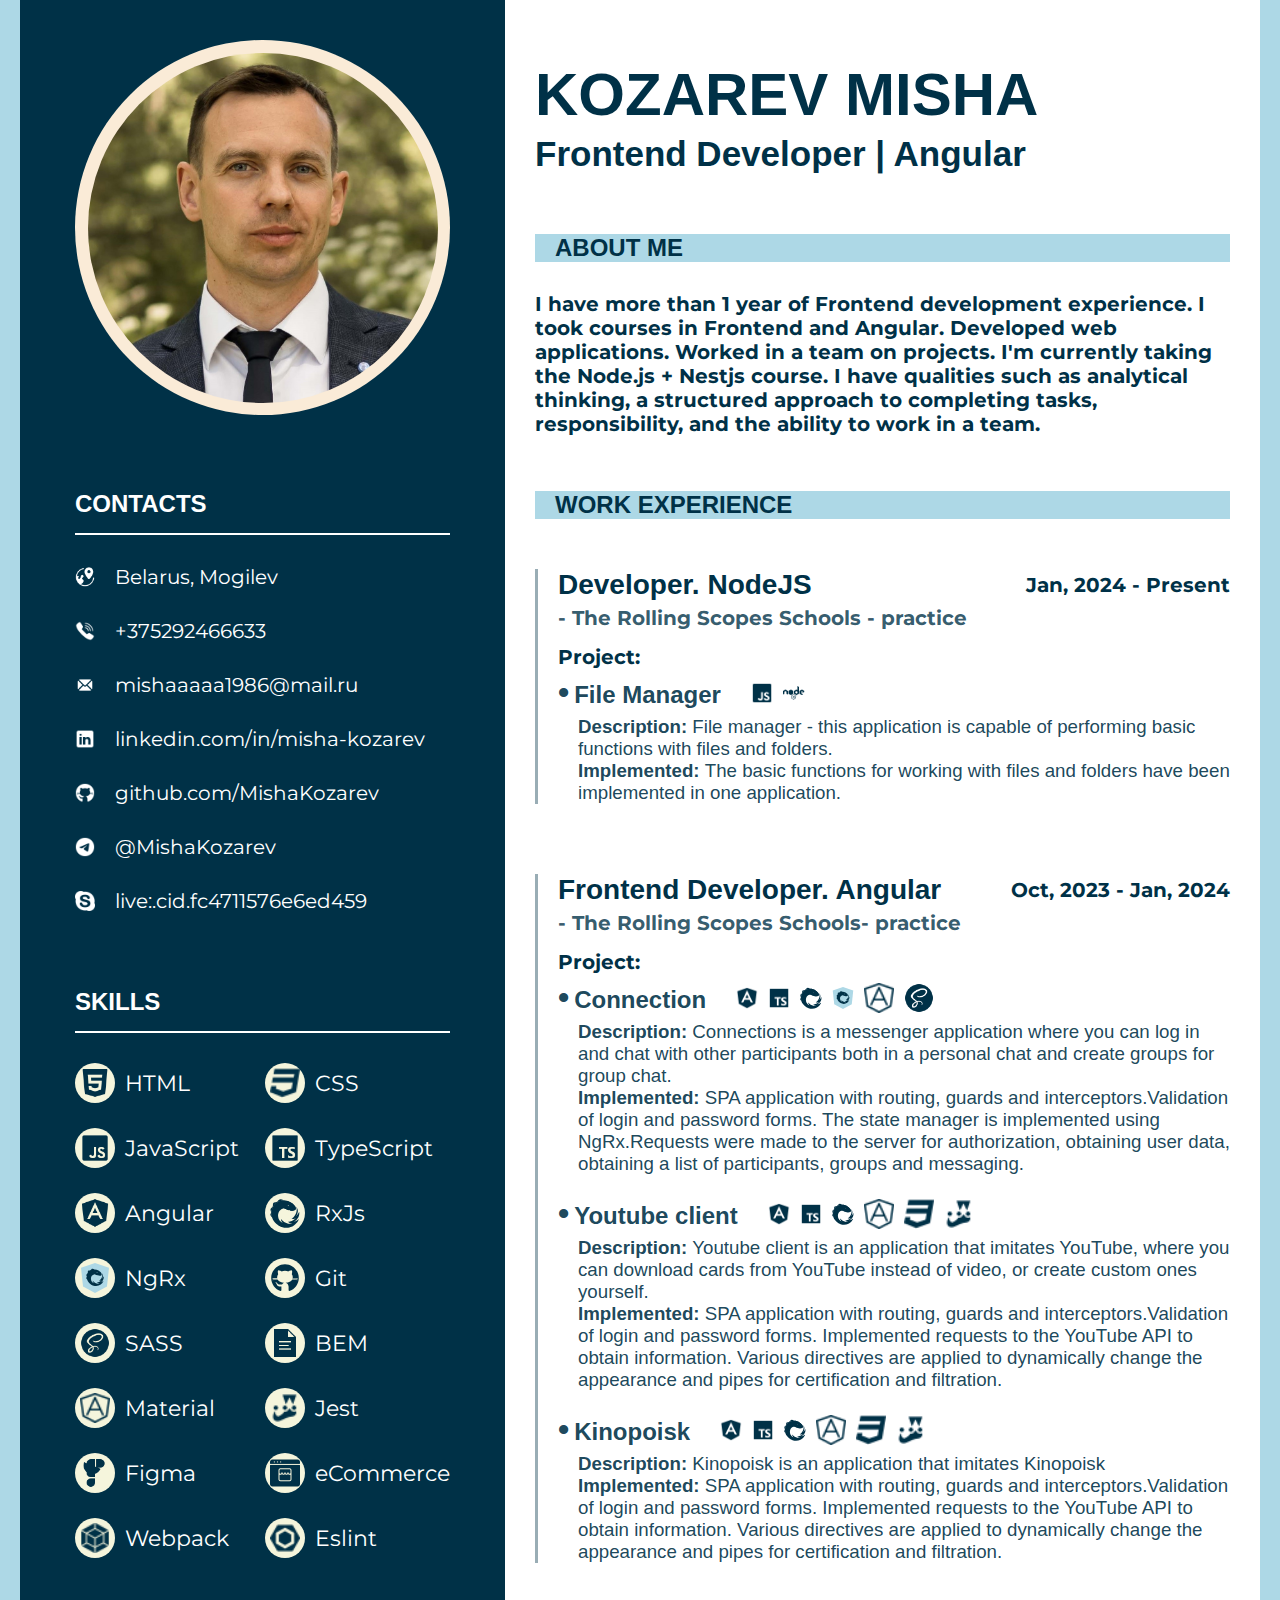
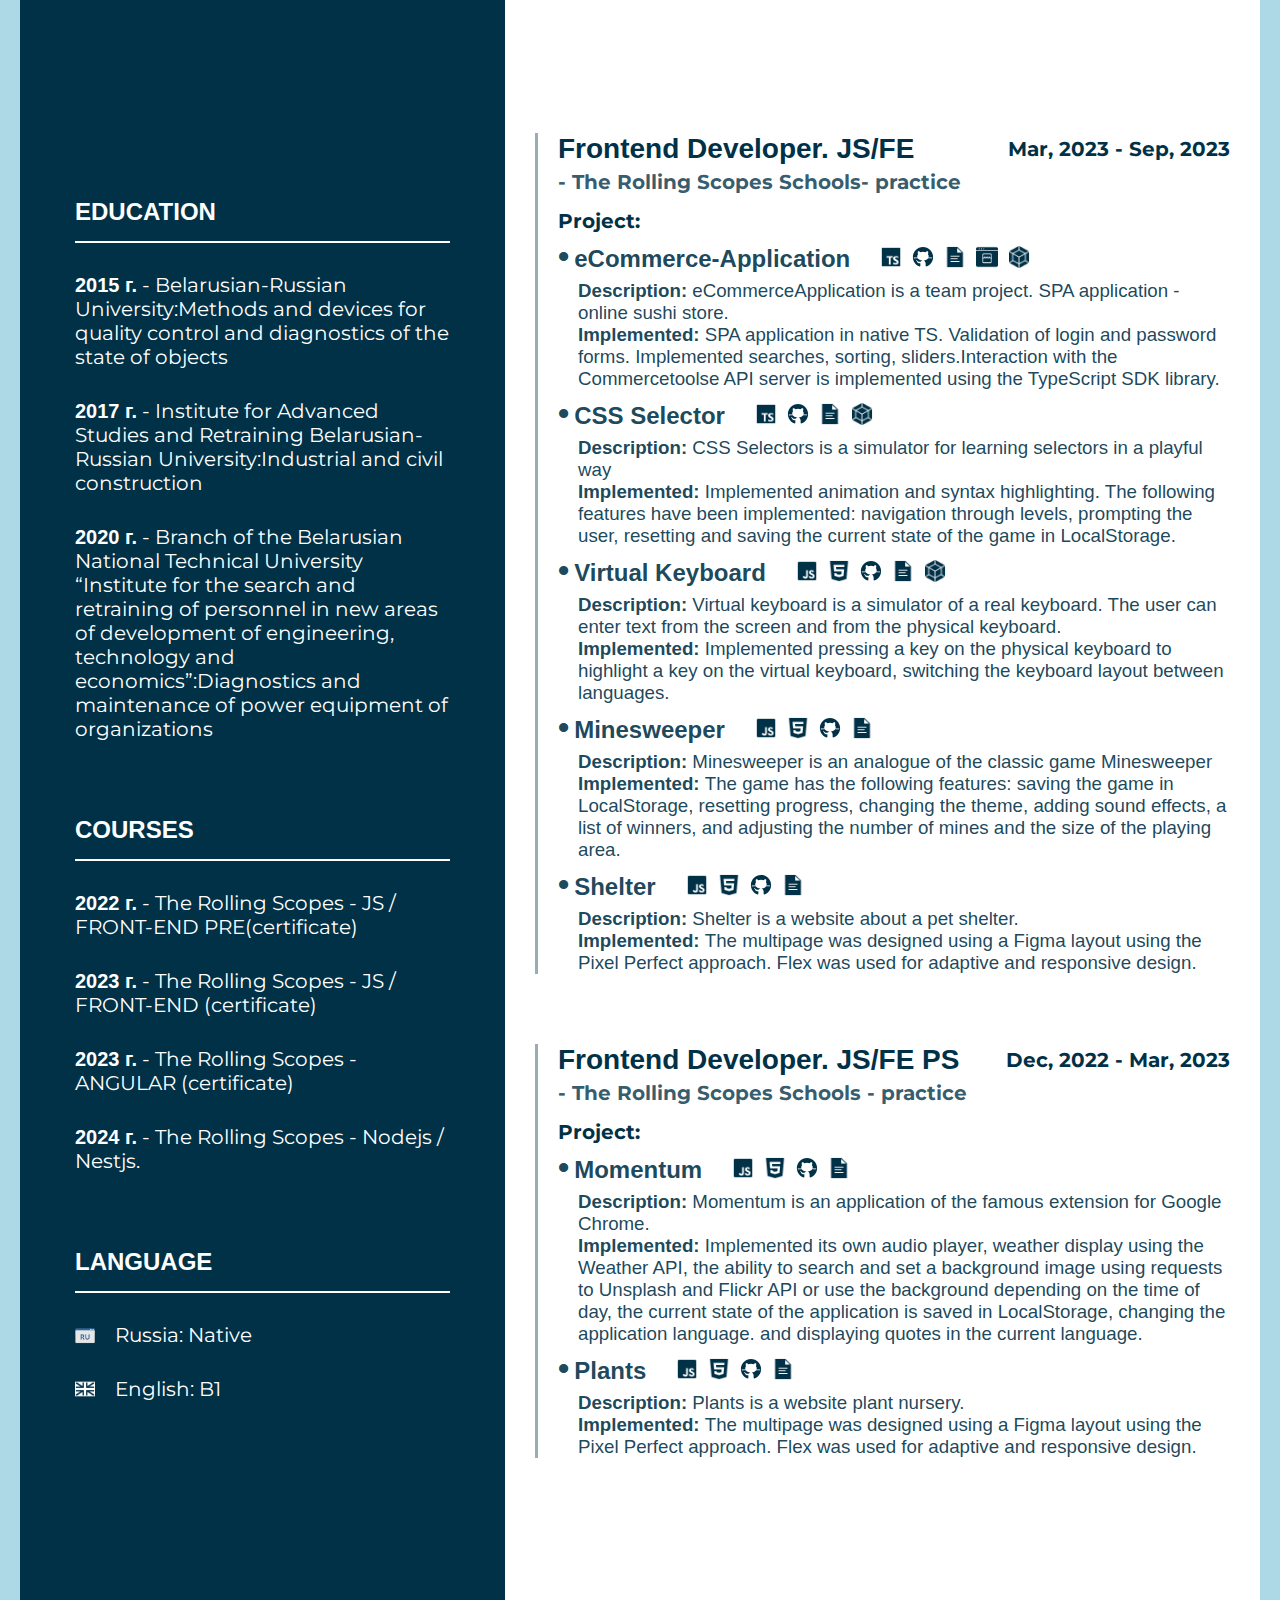
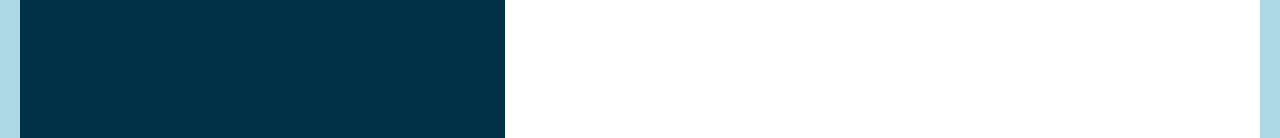
<file: index.html>
<!DOCTYPE html>
<html lang="en">
<head>
    <meta charset="UTF-8">
    <meta http-equiv="X-UA-Compatible" content="IE=edge">
    <meta name="viewport" content="width=device-width, initial-scale=1.0">
    <link rel="stylesheet" href="style.css">
    <link rel="preconnect" href="https://fonts.googleapis.com">
    <link rel="preconnect" href="https://fonts.gstatic.com" crossorigin>
    <link href="https://fonts.googleapis.com/css2?family=Montserrat&display=swap" rel="stylesheet">
    <link rel="preconnect" href="https://fonts.googleapis.com">
    <link rel="preconnect" href="https://fonts.gstatic.com" crossorigin>
    <link href="https://fonts.googleapis.com/css2?family=Anton&display=swap" rel="stylesheet">
    <title>Misha Kozarev</title>
</head>
<body>
    <div class="wrapper">
        <main class="main">
            <div class="main__container">
                <div class="left__side">
                    <div class="avatar-wrapper">
                        <div class="avatar"></div>
                    </div>
                    <section class="contacts">
                        <h2>CONTACTS</h2>
                        <div class="contacts__item">
                            <div class="contacts__icon icon__locations"></div>
                            <p>Belarus, Mogilev</p>
                        </div>
                        <div class="contacts__item">
                            <div class="contacts__icon icon__phone"></div>
                            <p>+375292466633</p>
                        </div>
                        <div class="contacts__item">
                            <div class="contacts__icon icon__email"></div>
                            <p>mishaaaaa1986@mail.ru</p>
                        </div>
                        <div class="contacts__item">
                            <div class="contacts__icon icon__linkedin"></div>
                            <p>linkedin.com/in/misha-kozarev</p>
                        </div>
                        <div class="contacts__item">
                            <div class="contacts__icon icon__github"></div>
                            <p>github.com/MishaKozarev</p>
                        </div>
                        <div class="contacts__item">
                            <div class="contacts__icon icon__telegram"></div>
                            <p>@MishaKozarev</p>
                        </div>
                        <div class="contacts__item">
                            <div class="contacts__icon icon__skype"></div>
                            <p>live:.cid.fc4711576e6ed459</p>
                        </div>
                    </section>
                    <section class="contacts contacts__skills">
                        <h2>SKILLS</h2>
                        <div class="skills">

                            <div class="skills__item">
                                <div class="skills__circle">
                                    <div class="skill__icon icon__html"></div>
                                </div>
                                <p>HTML</p>
                            </div>
                            <div class="skills__item">
                                <div class="skills__circle">
                                    <div class="skill__icon icon__css"></div>
                                </div>
                                <p>CSS</p>
                            </div>
                            <div class="skills__item">
                                <div class="skills__circle">
                                    <div class="skill__icon icon__js"></div>
                                </div>
                                <p>JavaScript</p>
                            </div>
                            <div class="skills__item">
                                <div class="skills__circle">
                                    <div class="skill__icon icon__ts"></div>
                                </div>
                                <p>TypeScript</p>
                            </div>
                            <div class="skills__item">
                                <div class="skills__circle">
                                    <div class="skill__icon icon__angular"></div>
                                </div>
                                <p>Angular</p>
                            </div>
                            <div class="skills__item">
                                <div class="skills__circle">
                                    <div class="skill__icon icon__rxjs"></div>
                                </div>
                                <p>RxJs</p>
                            </div>
                            <div class="skills__item">
                                <div class="skills__circle">
                                    <div class="skill__icon icon__ngrx"></div>
                                </div>
                                <p>NgRx</p>
                            </div>
                            <div class="skills__item">
                                <div class="skills__circle">
                                    <div class="skill__icon icon__github_dark"></div>
                                </div>
                                <p>Git</p>
                            </div>
                            <div class="skills__item">
                                <div class="skills__circle">
                                    <div class="skill__icon icon__sass"></div>
                                </div>
                                <p>SASS</p>
                            </div>
                            <div class="skills__item">
                                <div class="skills__circle">
                                    <div class="skill__icon icon__bem"></div>
                                </div>
                                <p>BEM</p>
                            </div>
                            <div class="skills__item">
                                <div class="skills__circle">
                                    <div class="skill__icon icon__a-material"></div>
                                </div>
                                <p>Material</p>
                            </div>
                            <div class="skills__item">
                                <div class="skills__circle">
                                    <div class="skill__icon icon__jest"></div>
                                </div>
                                <p>Jest</p>
                            </div>
                            <div class="skills__item">
                                <div class="skills__circle">
                                    <div class="skill__icon icon__figma"></div>
                                </div>
                                <p>Figma</p>
                            </div>
                            <div class="skills__item">
                                <div class="skills__circle">
                                    <div class="skill__icon icon__ecommerce"></div>
                                </div>
                                <p>eCommerce</p>
                            </div>
                            <div class="skills__item">
                                <div class="skills__circle">
                                    <div class="skill__icon icon__webpack"></div>
                                </div>
                                <p>Webpack</p>
                            </div>
                            <div class="skills__item">
                                <div class="skills__circle">
                                    <div class="skill__icon icon__eslint"></div>
                                </div>
                                <p>Eslint</p>
                            </div>
                            
                        </div>
                    </section>

                    <section class="space"></section>

                    <section class="contacts">
                        <h2>EDUCATION</h2>
                        <p><span class="highlight">2015 г.</span> - Belarusian-Russian University:Methods and devices for quality control and diagnostics of the state of objects</p>
                            <p><span class="highlight">2017 г.</span> - Institute for Advanced Studies and Retraining Belarusian-Russian University:Industrial and civil construction</p>
                            <p><span class="highlight">2020 г.</span> - Branch of the Belarusian National Technical University “Institute for the search and retraining of personnel in new areas of development of engineering, technology and economics”:Diagnostics and maintenance of power equipment of organizations</p>
                    </section>
                    <section class="contacts">
                        <h2>COURSES</h2>
                        <p><span class="highlight">2022 г.</span> - The Rolling Scopes - JS / FRONT-END PRE(certificate)</p>
                        <p><span class="highlight">2023 г.</span> - The Rolling Scopes - JS / FRONT-END (certificate)</p>
                        <p><span class="highlight">2023 г.</span> - The Rolling Scopes - ANGULAR  (certificate)</p>
                        <p><span class="highlight">2024 г.</span> - The Rolling Scopes - Nodejs / Nestjs.</p>
                    </section>
                    <section class="contacts">
                        <h2>LANGUAGE</h2>
                        <div class="contacts__item">
                            <div class="contacts__icon icon__russia"></div>
                            <p>Russia: Native</p>
                        </div>
                        <div class="contacts__item">
                            <div class="contacts__icon icon__english"></div>
                            <p>English: B1</p>
                        </div>
                    </section>

                </div>
                <div class="right__side">
                    <section class="title">
                        <h1>KOZAREV MISHA</h1>
                        <h2>Frontend Developer | Angular</h2>
                    </section>
                    <section class="info">
                        <h2>ABOUT ME</h2>
                        <P>I have more than 1 year of Frontend development experience.
                            I took courses in Frontend and Angular.
                            Developed web applications. Worked in a team on projects.
                            I'm currently taking the Node.js + Nestjs course.
                            I have qualities such as analytical thinking,
                            a structured approach to completing tasks,
                            responsibility, and the ability to work in a team.</p>
                    </section>
                    <section class="info info__work">
                        <h2>WORK EXPERIENCE</h2>
                        <div class="work">
                            <div class="work__header">
                                <h3 class="work__title">Developer. NodeJS</h3>
                                <p class="work__date">Jan, 2024 - Present</p>
                            </div>
                            <p class="work__subtitle">- The Rolling Scopes Schools - practice</p>
                            <p class="project__list">Project:</p>
                            <div class="projects">
                                <div class="projects__item">
                                    <div class="project__header">
                                        <h3 class="project__title"><span class="highlight">File Manager</span></h3>
                                        <div class="project__icon icon__js"></div>
                                        <div class="project__icon icon__node"></div>
                                    </div>
                                    <div class="project__main">
                                        <h3><span class="highlight">Description: </span>File manager - this application is capable of performing basic functions with files and folders.</h3>
                                        <h3><span class="highlight">Implemented: </span>The basic functions for working with files and folders have been implemented in one application.</h3>
                                    </div>
                                </div>
                            </div>
                        </div>
                        <div class="work">
                            <div class="work__header">
                                <h3 class="work__title">Frontend Developer. Angular</h3>
                                <p class="work__date">Oct, 2023 - Jan, 2024</p>
                            </div>
                            <p class="work__subtitle">- The Rolling Scopes Schools- practice</p>
                            <p class="project__list">Project:</p>
                            <div class="projects">
                                <div class="projects__item">
                                    <div class="project__header">
                                        <h3 class="project__title"><span class="highlight">Connection</span></h3>
                                        <div class="project__icon icon__angular"></div>
                                        <div class="project__icon icon__ts"></div>
                                        <div class="project__icon icon__rxjs"></div>
                                        <div class="project__icon icon__ngrx"></div>
                                        <div class="skill__icon icon__a-material"></div>
                                        <div class="skill__icon icon__sass"></div>
                                    </div>
                                    <div class="project__main">
                                        <h3><span class="highlight">Description: </span>Connections is a messenger application where you can log in and chat with other participants both in a personal chat and create groups for group chat.</h3>
                                        <h3><span class="highlight">Implemented: </span>SPA application with routing, guards and interceptors.Validation of login and password forms. The state manager is implemented using NgRx.Requests were made to the server for authorization, obtaining user data, obtaining a list of participants, groups and messaging.</h3>
                                    </div>
                                </div>
                                <div class="projects__item">
                                    <div class="project__header">
                                        <h3 class="project__title"><span class="highlight">Youtube client</span></h3>
                                        <div class="project__icon icon__angular"></div>
                                        <div class="project__icon icon__ts"></div>
                                        <div class="project__icon icon__rxjs"></div>
                                        <div class="skill__icon icon__a-material"></div>
                                        <div class="skill__icon icon__css"></div>
                                        <div class="skill__icon icon__jest"></div>
                                    </div>
                                    <div class="project__main">
                                        <h3><span class="highlight">Description: </span>Youtube client is an application that imitates YouTube, where you can download cards from YouTube instead of video, or create custom ones yourself.</h3>
                                        <h3><span class="highlight">Implemented: </span>SPA application with routing, guards and interceptors.Validation of login and password forms. Implemented requests to the YouTube API to obtain information. Various directives are applied to dynamically change the appearance and pipes for certification and filtration.</h3>
                                    </div>
                                </div>
                                <div class="projects__item">
                                    <div class="project__header">
                                        <h3 class="project__title"><span class="highlight">Kinopoisk</span></h3>
                                        <div class="project__icon icon__angular"></div>
                                        <div class="project__icon icon__ts"></div>
                                        <div class="project__icon icon__rxjs"></div>
                                        <div class="skill__icon icon__a-material"></div>
                                        <div class="skill__icon icon__css"></div>
                                        <div class="skill__icon icon__jest"></div>
                                    </div>
                                    <div class="project__main">
                                        <h3><span class="highlight">Description: </span>Kinopoisk is an application that imitates Kinopoisk</h3>
                                        <h3><span class="highlight">Implemented: </span>SPA application with routing, guards and interceptors.Validation of login and password forms. Implemented requests to the YouTube API to obtain information. Various directives are applied to dynamically change the appearance and pipes for certification and filtration.</h3>
                                    </div>
                                </div>
                            </div>
                        </div>
                        <section class="space"></section>
                        <div class="work">
                            <div class="work__header">
                                <h3 class="work__title">Frontend Developer. JS/FE</h3>
                                <p class="work__date">Mar, 2023 - Sep, 2023</p>
                            </div>
                            <p class="work__subtitle">- The Rolling Scopes Schools- practice</p>
                            <p class="project__list">Project:</p>
                            <div class="projects">
                                <div class="projects__item">
                                    <div class="project__header">
                                        <h3 class="project__title"><span class="highlight">eCommerce-Application</span></h3>
                                        <div class="project__icon icon__ts"></div>
                                        <div class="project__icon icon__github_dark"></div>
                                        <div class="project__icon icon__bem"></div>
                                        <div class="project__icon icon__ecommerce"></div>
                                        <div class="project__icon icon__webpack"></div>
                                    </div>
                                    <div class="project__main">
                                        <h3><span class="highlight">Description: </span>eCommerceApplication is a team project. SPA application - online sushi store.</h3>
                                        <h3><span class="highlight">Implemented: </span>SPA application in native TS. Validation of login and password forms. Implemented searches, sorting, sliders.Interaction with the Commercetoolse API server is implemented using the TypeScript SDK library.</h3>
                                    </div>
                                </div>
                            </div>
                            <div class="projects">
                                <div class="projects__item">
                                    <div class="project__header">
                                        <h3 class="project__title"><span class="highlight">CSS Selector</span></h3>
                                        <div class="project__icon icon__ts"></div>
                                        <div class="project__icon icon__github_dark"></div>
                                        <div class="project__icon icon__bem"></div>
                                        <div class="project__icon icon__webpack"></div>
                                    </div>
                                    <div class="project__main">
                                        <h3><span class="highlight">Description: </span>CSS Selectors is a simulator for learning selectors in a playful way</h3>
                                        <h3><span class="highlight">Implemented: </span>Implemented animation and syntax highlighting. The following features have been implemented: navigation through levels, prompting the user, resetting and saving the current state of the game in LocalStorage.</h3>
                                    </div>
                                </div>
                            </div>
                            <div class="projects">
                                <div class="projects__item">
                                    <div class="project__header">
                                        <h3 class="project__title"><span class="highlight">Virtual Keyboard</span></h3>
                                        <div class="project__icon icon__js"></div>
                                        <div class="project__icon icon__html"></div>
                                        <div class="project__icon icon__github_dark"></div>
                                        <div class="project__icon icon__bem"></div>
                                        <div class="project__icon icon__webpack"></div>
                                    </div>
                                    <div class="project__main">
                                        <h3><span class="highlight">Description: </span>Virtual keyboard is a simulator of a real keyboard. The user can enter text from the screen and from the physical keyboard.</h3>
                                        <h3><span class="highlight">Implemented: </span>Implemented pressing a key on the physical keyboard to highlight a key on the virtual keyboard, switching the keyboard layout between languages.</h3>
                                    </div>
                                </div>
                            </div>
                            <div class="projects">
                                <div class="projects__item">
                                    <div class="project__header">
                                        <h3 class="project__title"><span class="highlight">Minesweeper</span></h3>
                                        <div class="project__icon icon__js"></div>
                                        <div class="project__icon icon__html"></div>
                                        <div class="project__icon icon__github_dark"></div>
                                        <div class="project__icon icon__bem"></div>
                                    </div>
                                    <div class="project__main">
                                        <h3><span class="highlight">Description: </span>Minesweeper is an analogue of the classic game Minesweeper</h3>
                                        <h3><span class="highlight">Implemented: </span>The game has the following features: saving the game in LocalStorage, resetting progress, changing the theme, adding sound effects, a list of winners, and adjusting the number of mines and the size of the playing area.</h3>
                                    </div>
                                </div>
                            </div>
                            <div class="projects">
                                <div class="projects__item">
                                    <div class="project__header">
                                        <h3 class="project__title"><span class="highlight">Shelter</span></h3>
                                        <div class="project__icon icon__js"></div>
                                        <div class="project__icon icon__html"></div>
                                        <div class="project__icon icon__github_dark"></div>
                                        <div class="project__icon icon__bem"></div>
                                    </div>
                                    <div class="project__main">
                                        <h3><span class="highlight">Description: </span> Shelter is a website about a pet shelter.</h3>
                                        <h3><span class="highlight">Implemented: </span> The multipage was designed using a Figma layout using the Pixel Perfect approach. Flex was used for adaptive and responsive design.</h3>
                                    </div>
                                </div>
                            </div>
                        </div>
                        <div class="work">
                            <div class="work__header">
                                <h3 class="work__title">Frontend Developer. JS/FE PS</h3>
                                <p class="work__date">Dec, 2022 - Mar, 2023</p>
                            </div>
                            <p class="work__subtitle">- The Rolling Scopes Schools - practice</p>
                            <p class="project__list">Project:</p>
                            <div class="projects">
                                <div class="projects__item">
                                    <div class="project__header">
                                        <h3 class="project__title"><span class="highlight">Momentum</span></h3>
                                        <div class="project__icon icon__js"></div>
                                        <div class="project__icon icon__html"></div>
                                        <div class="project__icon icon__github_dark"></div>
                                        <div class="project__icon icon__bem"></div>
                                    </div>
                                    <div class="project__main">
                                        <h3><span class="highlight">Description: </span> Momentum is an application of the famous extension for Google Chrome.</h3>
                                        <h3><span class="highlight">Implemented: </span>Implemented its own audio player, weather display using the Weather API, the ability to search and set a background image using requests to Unsplash and Flickr API or use the background depending on the time of day, the current state of the application is saved in LocalStorage, changing the application language. and displaying quotes in the current language.</h3>
                                    </div>
                                </div>
                            </div>
                            <div class="projects">
                                <div class="projects__item">
                                    <div class="project__header">
                                        <h3 class="project__title"><span class="highlight">Plants</span></h3>
                                        <div class="project__icon icon__js"></div>
                                        <div class="project__icon icon__html"></div>
                                        <div class="project__icon icon__github_dark"></div>
                                        <div class="project__icon icon__bem"></div>
                                    </div>
                                    <div class="project__main">
                                        <h3><span class="highlight">Description: </span> Plants is a website plant nursery.</h3>
                                        <h3><span class="highlight">Implemented: </span> The multipage was designed using a Figma layout using the Pixel Perfect approach. Flex was used for adaptive and responsive design.</h3>
                                    </div>
                                </div>
                            </div>
                        </div>
                    </section>
                </div>
            </div>
        </main>
    </div>
</body>
</html>
</file>
<file: style.css>
@import './icon_contacts.css';
@import './icon_skills.css';
*
{
    margin: 0;
    padding: 0;
    font-family: 'Montserrat', sans-serif;
    font-family: 'Arial', sans-serif;
    box-sizing: border-box;
}
html{
    scroll-behavior: smooth;
}
body{
    background: lightblue;
}
li{
    list-style-type: none;
}
a{
    text-decoration: none;
    font-family: 'Montserrat', sans-serif;
}
p {
    font-size: 20px;
    text-decoration: none;
    font-family: 'Montserrat', sans-serif;
}
.wrapper {
    width: 1240px;
    margin: 0 auto;
}

/*START MAIN*/
.main{
    width: 100%;
}
.main__container {
    display: grid;
    grid-template-columns: 0.4fr 1fr;
}

.left__side {
    width: 100%;
    min-height: 100vh;
    background: #003147;
    color: white;
    padding: 40px 55px;
    display: flex;
    flex-direction: column;
    gap: 75px;
}
.right__side {
    width: 100%;
    min-height: 100vh;
    background: white;
    color: #003147;
    padding: 60px 30px 0;
    display: flex;
    flex-direction: column;
    gap: 55px;
}
/*END MAIN*/


/*START SECTION LEFT*/
.avatar{
    background-image: url('./asset/avatar-photo.jpg');
    background-size: cover;
    width: 350px;
    height: 350px;
    border-radius: 50%;
}

.avatar-wrapper {
    display: flex;
    align-items: center;
    justify-content: center;
    width: 375px;
    height: 375px;
    border-radius: 50%;
    background-color: antiquewhite;
}

.contacts {
    display: flex;
    flex-direction: column;
    gap: 30px;
}

.contacts__skills {
    margin: 0 0 40px 0;
}

.space {
    width: 100%;
    height: 50px;
}

.contacts h2 {
    border-bottom: 2px solid white;
    padding: 0 0 15px 0;
    font-family: 'Aria', sans-serif;

}

.contacts__item {
    display: flex;
    align-items: center;
    gap: 20px;
}

.contacts__icon {
    width: 20px;
    height: 20px;
    background-size: cover;
}

.skills {
    display: grid;
    grid-template-columns: repeat(2, 1fr);
    gap: 25px;
}

.skills__item {
    display: flex;
    align-items: center;
    gap: 10px;
}

.skills__item p{
    font-size: 22px;
}

.skills__circle {
    width: 40px;
    height: 40px;
    background-size: cover;
    border-radius: 50%;
    background-color: beige;
    display: flex;
    align-items: center;
    justify-content: center;
}

.skill__icon {
    width: 30px;
    height: 30px;
    background-size: cover;
}

.contacts h2{
    color: white;
    margin: 0;
}

/*END SECTION LEFT*/



/*START SECTION RIGHT*/
.title {
    font-weight: 500;
    color: #003147;
}
.title h1{
    font-size: 60px;
    font-family: 'Aria', sans-serif;

}
.title h2{
    font-size: 35px;
    line-height: 50px;
    font-family: 'Aria', sans-serif;

}
.info{
    display: flex;
    flex-direction: column;
    gap: 30px;
}
.info h2{
    background: lightblue;
    width: 100%;
    padding: 0 20px;
    font-family: 'Aria', sans-serif;
}
.highlight {
    font-family: 'Aria', sans-serif;
    font-weight: 900;
}
.info P{
    font-weight: 700;
    line-height: 24px;
}

.info__item {
    display: flex;
    align-items: center;
    gap: 20px;
}

.icon-info {
    height: 12px;
    background-size: cover;
}

.icon-education {
    background-image: url('./asset/icon-education.png');
}

.work {
    display: flex;
    flex-direction: column;
    gap: 5px;
    align-items: flex-start;
    border-left: 3px solid rgb(0,49,71, .4);
    padding: 0 0 0 20px;
    margin: 0 0 20px 0;
}
.work__header {
    width: 100%;
    display: flex;
    align-items: center;
    justify-content: space-between;
}
.work__title {
    font-size: 28px;
    font-weight: 900;
}

.work__subtitle {
    color: rgb(0,49,71, .8);
}

.projects {
    display: flex;
    flex-direction: column;
    gap: 20px;
}
.project__list {
    margin: 10px 0 0 0;
}
.projects__item {
    display: flex;
    flex-direction: column;
    gap: 5px;
}

.project__title {
    font-size: 24px;
    font-weight: 500;
    list-style-type: disc;
    padding: 0 20px 0 0;
    color: rgb(0,49,71, .9);
}
.project__title::before {
    content: "\2022";
    margin: 0 5px 0 0;
    font-weight: 700;
    font-size: 32px;
}

.project__header {
    display: flex;
    align-items: center;
    gap: 10px;
}

.project__icon {
    width: 22px;
    height: 22px;
    background-size: cover;
}

.project__main {
    padding: 0 0 0 20px;
}
.project__main h3{
    font-weight: 400;
    color: rgb(0,49,71, .9);
}

.info__work {
    margin: 0 0 260px 0;
    gap: 50px;
}


/*END SECTION RIGHT*/
</file>
